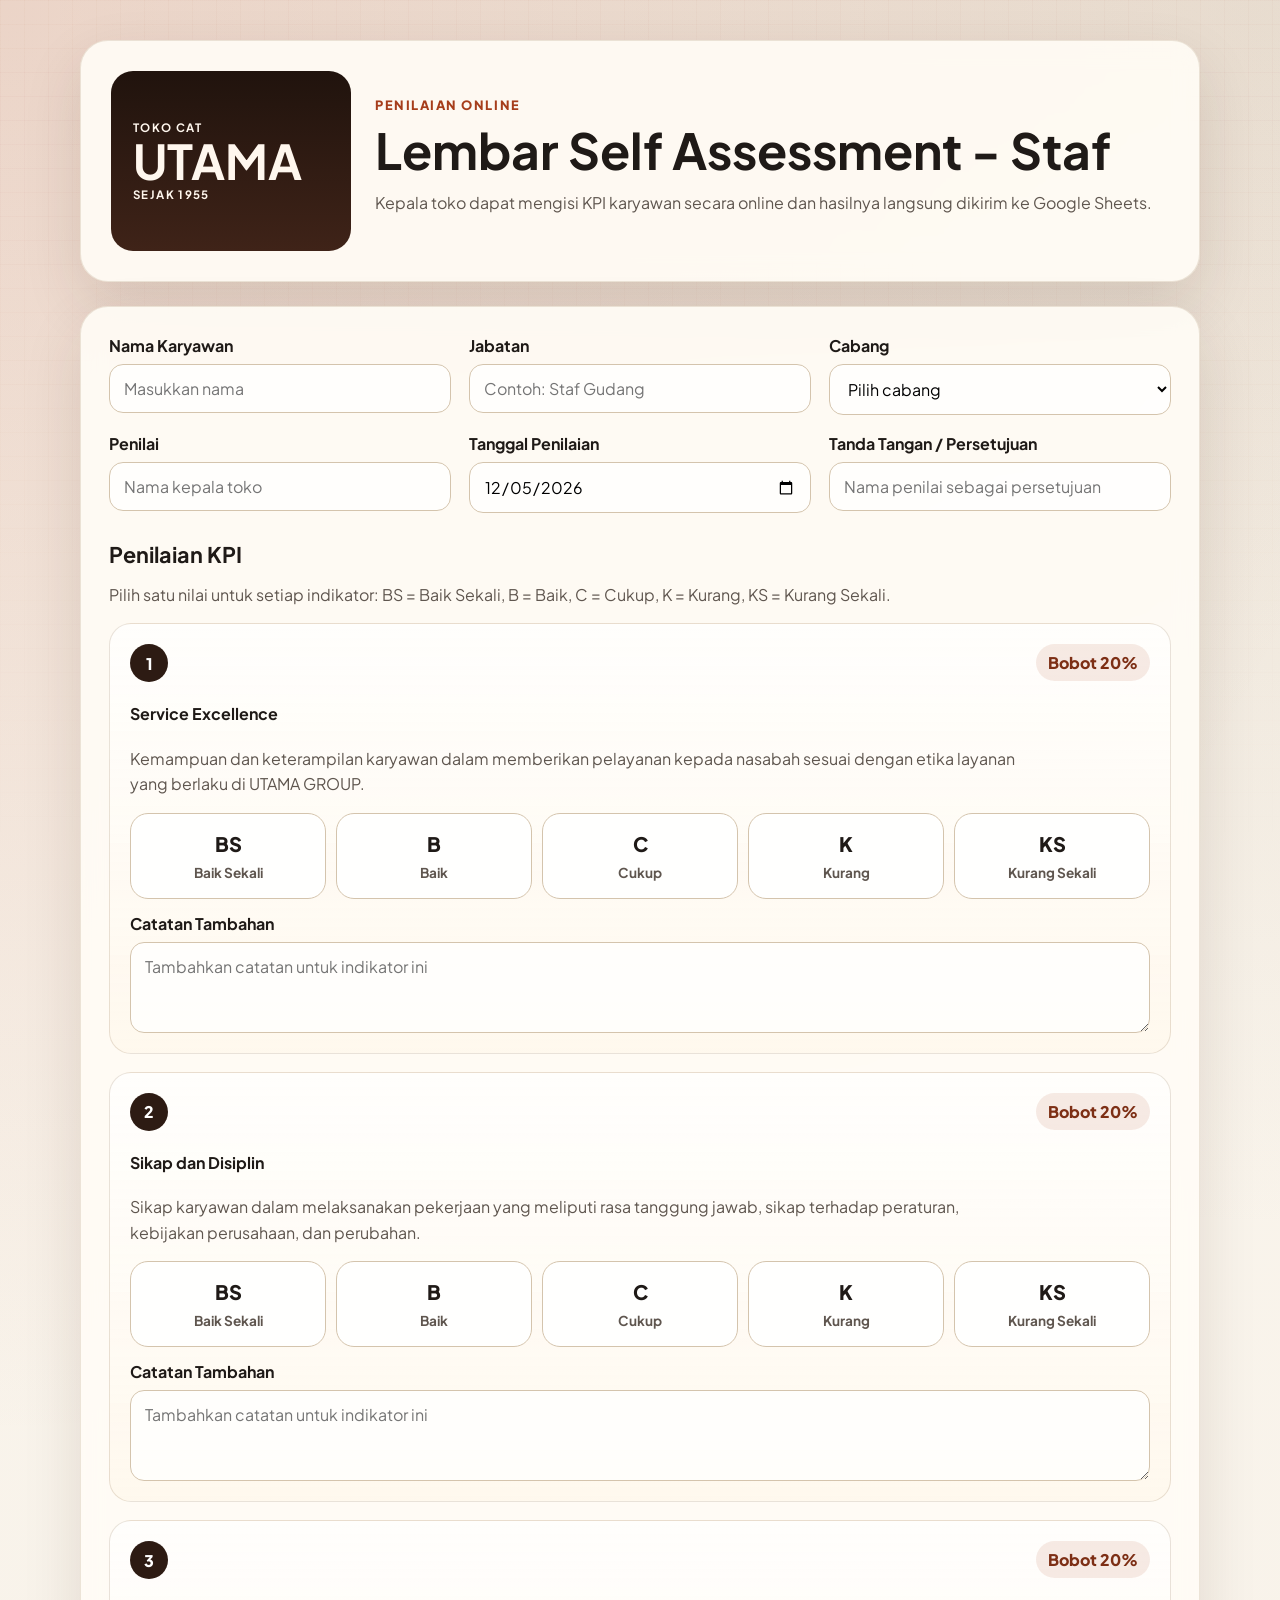
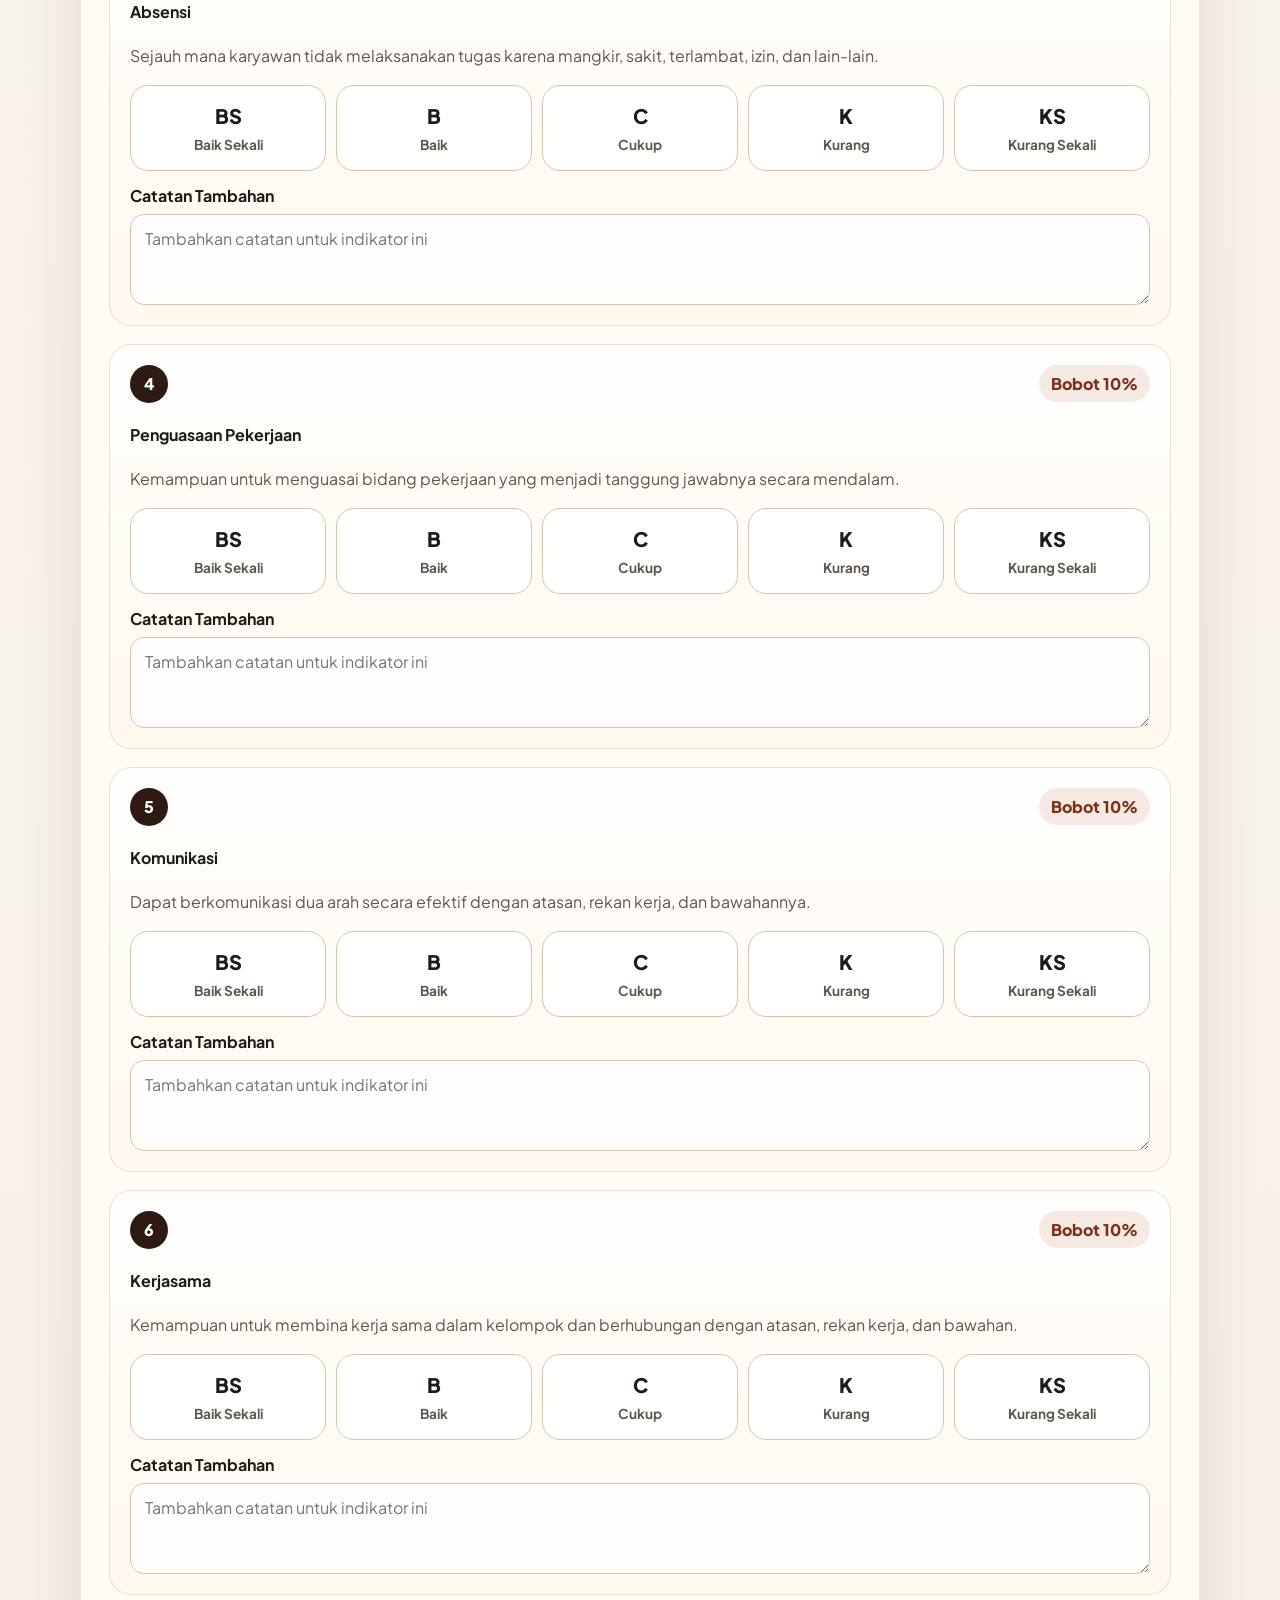
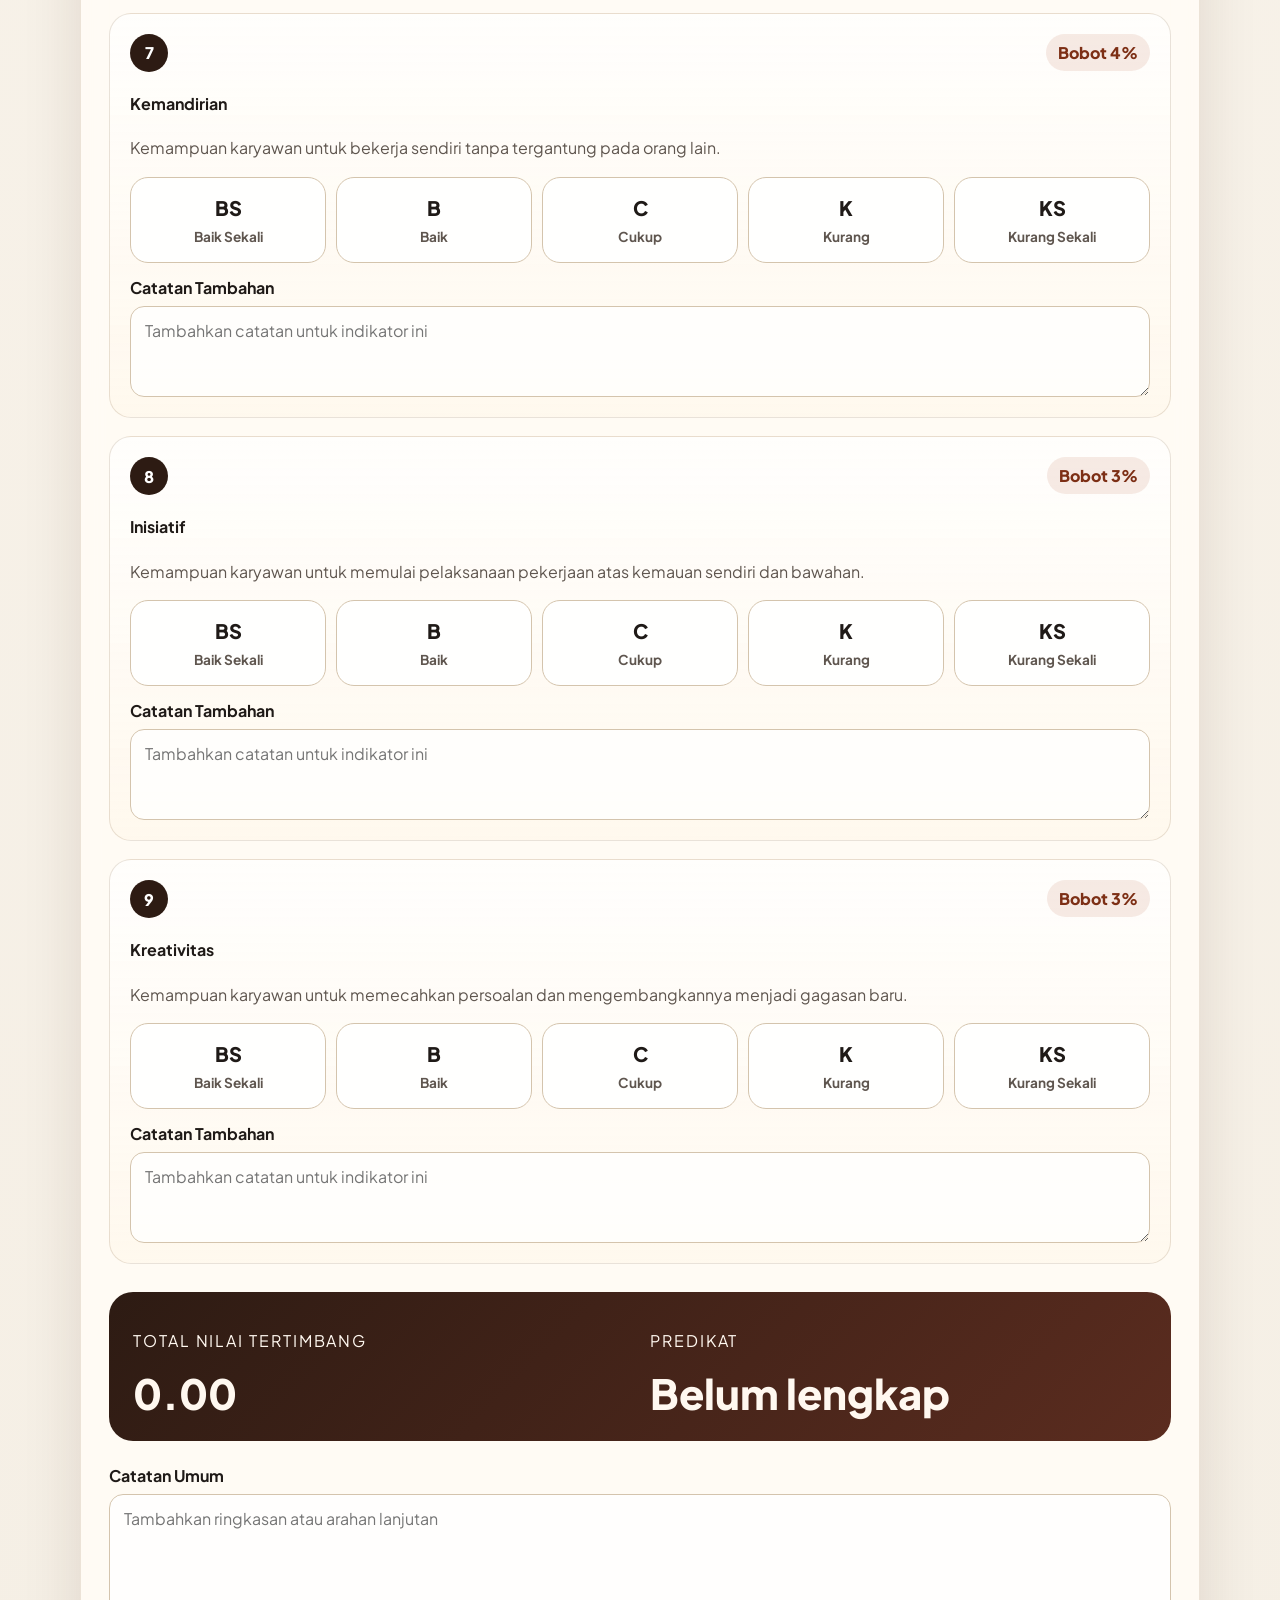
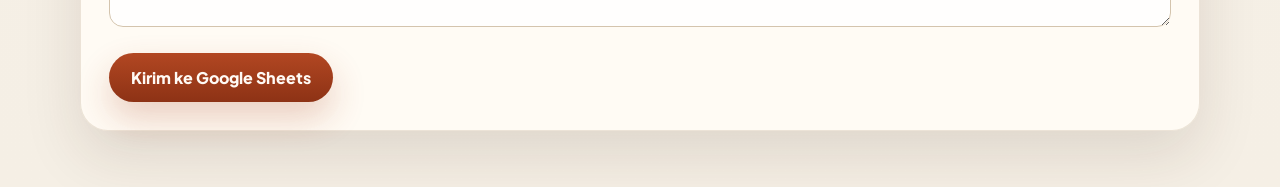
<file: index.html>
<!DOCTYPE html>
<html lang="id">
<head>
  <meta charset="UTF-8">
  <meta name="viewport" content="width=device-width, initial-scale=1.0">
  <title>Form KPI Karyawan</title>
  <link rel="preconnect" href="https://fonts.googleapis.com">
  <link rel="preconnect" href="https://fonts.gstatic.com" crossorigin>
  <link href="https://fonts.googleapis.com/css2?family=Plus+Jakarta+Sans:wght@400;500;600;700;800&display=swap" rel="stylesheet">
  <link rel="stylesheet" href="styles.css">
</head>
<body>
  <main class="page-shell">
    <section class="hero-card">
      <div class="brand-block">
        <p class="brand-kicker">TOKO CAT</p>
        <h1>UTAMA</h1>
        <p class="brand-since">SEJAK 1955</p>
      </div>
      <div class="hero-copy">
        <span class="eyebrow">Penilaian Online</span>
        <h2>Lembar Self Assessment - Staf</h2>
        <p>Kepala toko dapat mengisi KPI karyawan secara online dan hasilnya langsung dikirim ke Google Sheets.</p>
      </div>
    </section>

    <form id="kpiForm" class="form-card">
      <section class="meta-grid">
        <label>
          <span>Nama Karyawan</span>
          <input type="text" name="nama" placeholder="Masukkan nama" required>
        </label>
        <label>
          <span>Jabatan</span>
          <input type="text" name="jabatan" placeholder="Contoh: Staf Gudang" required>
        </label>
        <label>
          <span>Cabang</span>
          <select name="cabang" id="cabangSelect" required></select>
        </label>
        <label>
          <span>Penilai</span>
          <input type="text" name="penilai" placeholder="Nama kepala toko" required>
        </label>
        <label>
          <span>Tanggal Penilaian</span>
          <input type="date" name="tanggal" required>
        </label>
        <label>
          <span>Tanda Tangan / Persetujuan</span>
          <input type="text" name="ttd" placeholder="Nama penilai sebagai persetujuan" required>
        </label>
      </section>

      <section>
        <div class="section-heading">
          <h3>Penilaian KPI</h3>
          <p>Pilih satu nilai untuk setiap indikator: BS = Baik Sekali, B = Baik, C = Cukup, K = Kurang, KS = Kurang Sekali.</p>
        </div>
        <div id="criteriaList" class="criteria-list"></div>
      </section>

      <section class="summary-card">
        <div>
          <p class="summary-label">Total Nilai Tertimbang</p>
          <p id="totalScore" class="summary-score">0.00</p>
        </div>
        <div>
          <p class="summary-label">Predikat</p>
          <p id="gradeLabel" class="summary-grade">Belum lengkap</p>
        </div>
      </section>

      <section class="note-section">
        <label>
          <span>Catatan Umum</span>
          <textarea name="catatan_umum" rows="5" placeholder="Tambahkan ringkasan atau arahan lanjutan"></textarea>
        </label>
      </section>

      <div class="actions">
        <button type="submit" id="submitButton">Kirim ke Google Sheets</button>
        <p id="formStatus" class="form-status" aria-live="polite"></p>
      </div>
    </form>
  </main>

  <script src="script.js"></script>
</body>
</html>
</file>
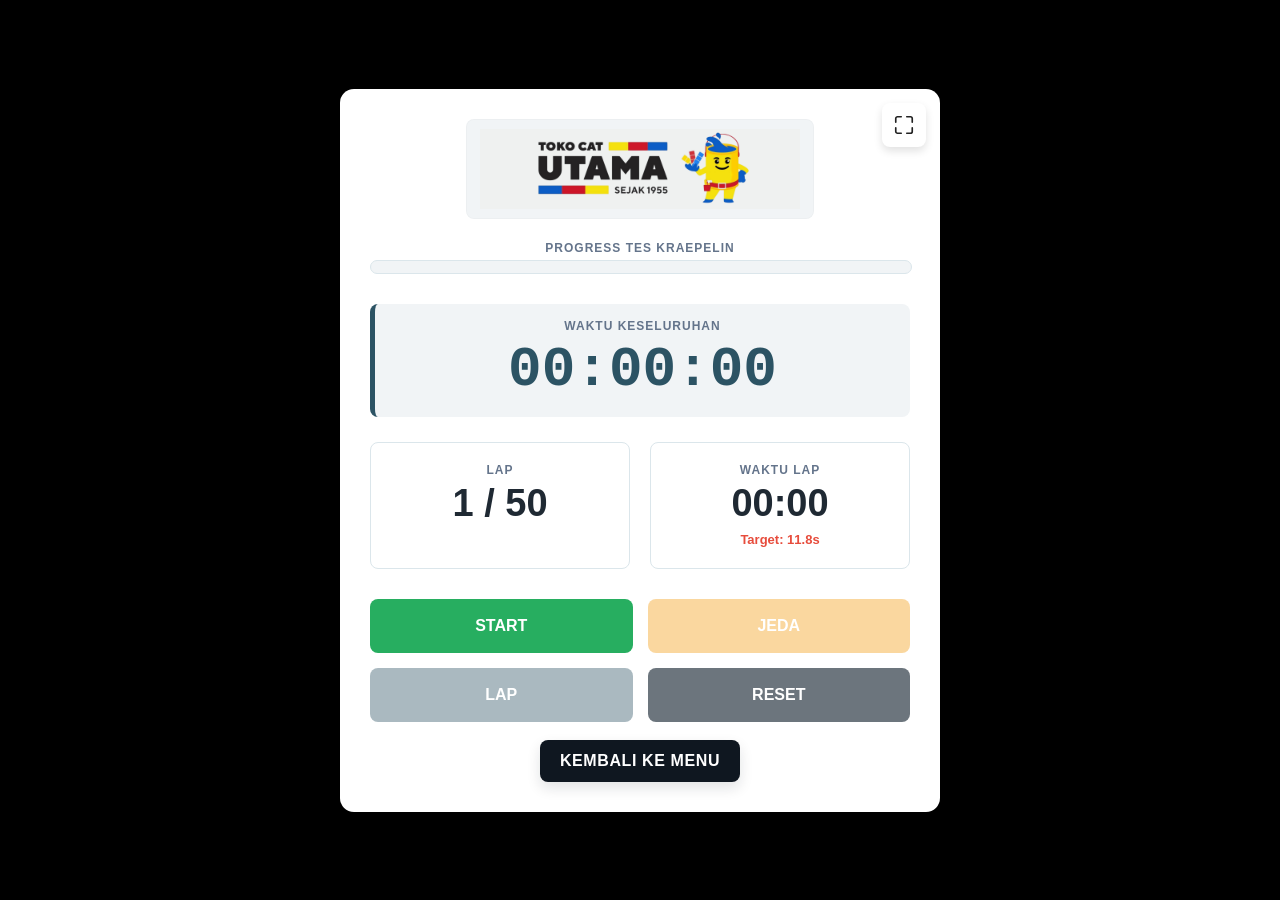
<file: kraeplin (1).html>
<!DOCTYPE html>
<html lang="id">
<head>
    <meta charset="UTF-8" />
    <meta name="viewport" content="width=device-width, initial-scale=1.0, maximum-scale=1.0, user-scalable=no" />
    <title>Sistem Tes Kraepelin - Toko Cat Utama</title>
    <style>
        :root {
            --utama-blue: #2c5364;
            --utama-yellow: #f39c12;
            --utama-red: #e74c3c;
            --bg-color: #000000;
            --card-bg: #ffffff;
            --text-dark: #1f2933;
            --muted: #64748b;
            --line: #dbe6eb;
            --soft-bg: #f1f4f6;
            --success: #27ae60;
            --icon-color: #222;
        }

        /* Page layout */
        body {
            font-family: Arial, Helvetica, sans-serif;
            background: #000000;
            background-repeat: no-repeat;
            background-attachment: fixed;
            background-size: cover;
            color: var(--text-dark);
            margin: 0;
            display: flex;
            justify-content: center;
            align-items: center;
            min-height: 100vh;
            overflow-x: hidden;
            padding: 15px;
            box-sizing: border-box;
        }

        .hr-app-container {
            width: 100%;
            max-width: 600px;
            background: var(--card-bg);
            border-radius: 14px;
            box-shadow: 0 15px 30px rgba(0,0,0,0.3);
            padding: 30px;
            text-align: center;
            position: relative;
            box-sizing: border-box;
            overflow: hidden;
        }

        /* Fullscreen button */
        .fullscreen-btn {
            position: absolute;
            top: 14px;
            right: 14px;
            width: 44px;
            height: 44px;
            border-radius: 8px;
            background: white;
            border: none;
            display: flex;
            align-items: center;
            justify-content: center;
            box-shadow: 0 4px 8px rgba(0,0,0,0.12);
            cursor: pointer;
            transition: transform .12s ease, box-shadow .12s ease;
            padding: 6px;
            color: var(--icon-color); /* currentColor for svg stroke */
        }
        .fullscreen-btn:hover { transform: translateY(-2px); box-shadow: 0 8px 16px rgba(0,0,0,0.16); }
        .fullscreen-btn:active { transform: translateY(0); }

        .fullscreen-btn svg { width: 22px; height: 22px; display: block; }
        .fullscreen-btn svg path {
            fill: none;
            stroke: currentColor;
            stroke-width: 1.8;
            stroke-linecap: round;
            stroke-linejoin: round;
        }

        /* Logo frame */
        .logo-frame {
            background: var(--soft-bg);
            border-radius: 8px;
            padding: 10px 14px;
            display: inline-flex;
            align-items: center;
            justify-content: center;
            margin: 0 auto 22px;
            box-shadow: inset 0 0 0 1px rgba(0,0,0,0.02);
        }
        .logo-header img {
            max-width: 320px;
            width: 100%;
            height: auto;
            display: block;
            object-fit: contain;
        }

        /* Countdown overlay */
        .countdown-overlay {
            position: absolute;
            top: 0;
            left: 0;
            width: 100%;
            height: 100%;
            background: rgba(255,255,255,0.95);
            display: flex;
            flex-direction: column;
            justify-content: center;
            align-items: center;
            z-index: 100;
            opacity: 0;
            pointer-events: none;
            transition: opacity 0.3s ease;
            backdrop-filter: blur(5px);
        }
        .countdown-overlay.active {
            opacity: 1;
            pointer-events: auto;
        }
        .countdown-text {
            font-size: 24px;
            font-weight: 700;
            color: var(--muted);
            margin-bottom: 10px;
            text-transform: uppercase;
            letter-spacing: 1px;
        }
        .countdown-number {
            font-size: 140px;
            font-weight: 900;
            color: var(--utama-blue);
            line-height: 1;
            text-shadow: 2px 5px 15px rgba(44, 83, 100, 0.22);
        }

        /* Components */
        .progress-container {
            width: 100%;
            height: 12px;
            background: var(--soft-bg);
            border-radius: 10px;
            margin-bottom: 30px;
            overflow: hidden;
            border: 1px solid var(--line);
        }
        .progress-fill {
            height: 100%;
            width: 0%;
            background: linear-gradient(90deg, #2c5364, #27ae60);
            transition: width 0.4s ease;
        }

        .total-timer-box {
            background: var(--soft-bg);
            padding: 15px;
            border-radius: 8px;
            border-left: 5px solid var(--utama-blue);
            margin-bottom: 25px;
        }
        .label-sm {
            font-size: 12px;
            font-weight: 700;
            text-transform: uppercase;
            color: var(--muted);
            letter-spacing: 1px;
            margin-bottom: 5px;
            display: block;
        }
        .timer-main {
            font-size: 56px;
            font-weight: 800;
            color: var(--utama-blue);
            font-family: 'Courier New', Courier, monospace;
        }

        .stats-grid {
            display: grid;
            grid-template-columns: 1fr 1fr;
            gap: 20px;
            margin-bottom: 30px;
        }
        .stat-card {
            background: white;
            border: 1px solid var(--line);
            padding: 20px;
            border-radius: 8px;
        }
        .stat-card strong {
            font-size: 38px;
            display: block;
            margin: 5px 0;
            color: var(--text-dark);
        }
        .target-info {
            font-size: 13px;
            color: var(--utama-red);
            font-weight: 600;
        }

        .button-grid {
            display: grid;
            grid-template-columns: 1fr 1fr;
            gap: 15px;
        }
        button {
            padding: 18px;
            font-size: 16px;
            font-weight: 700;
            border: none;
            border-radius: 8px;
            cursor: pointer;
            transition: all 0.2s;
            text-transform: uppercase;
            touch-action: manipulation;
        }
        button:active { transform: translateY(2px); }
        button:disabled { opacity: 0.4; cursor: not-allowed; }

        .btn-start { background: var(--success); color: white; }
        .btn-pause { background: var(--utama-yellow); color: white; }
        .btn-lap { background: var(--utama-blue); color: white; }
        .btn-reset { background: #6c757d; color: white; }

        .flash { animation: flash-animation 0.5s; }
        @keyframes flash-animation {
            0% { background-color: white; }
            50% { background-color: #e8f6ef; }
            100% { background-color: white; }
        }

        .btn-back {
            display: inline-block;
            margin: 18px auto 0;
            padding: 12px 20px;
            background: #0f1720;
            color: #fff;
            border-radius: 8px;
            text-decoration: none;
            font-weight: 700;
            letter-spacing: 0.6px;
            box-shadow: 0 6px 14px rgba(15,23,32,0.12);
        }
        .btn-back:active { transform: translateY(1px); }

        /* Responsive */
        @media (max-width: 500px) {
            .hr-app-container { padding: 20px 15px; border-radius: 15px; }
            .logo-header img { max-width: 220px; }
            .timer-main { font-size: 42px; }
            .stats-grid { gap: 10px; }
            .stat-card { padding: 15px 10px; }
            .stat-card strong { font-size: 26px; }
            button { padding: 15px 10px; font-size: 14px; }
            .label-sm { font-size: 10px; }
            .countdown-text { font-size: 18px; }
            .countdown-number { font-size: 100px; }
            .fullscreen-btn { width: 40px; height: 40px; top: 10px; right: 10px; }
            .logo-frame { padding: 8px 10px; }
        }
    </style>
</head>
<body>

<div class="hr-app-container" id="mainApp">
    <button class="fullscreen-btn" id="btnFullscreenIcon" onclick="toggleFullscreen()" title="Buka Layar Penuh" aria-label="Buka Layar Penuh" aria-pressed="false">
        <svg id="fullscreenIcon" viewBox="0 0 24 24" xmlns="http://www.w3.org/2000/svg" aria-hidden="true" focusable="false">
            <!-- Enter fullscreen (open corners) -->
            <path d="M3 9V5a2 2 0 0 1 2-2h4" />
            <path d="M21 15v4a2 2 0 0 1-2 2h-4" />
            <path d="M9 21H5a2 2 0 0 1-2-2v-4" />
            <path d="M15 3h4a2 2 0 0 1 2 2v4" />
        </svg>
    </button>

    <div class="countdown-overlay" id="countdownOverlay">
        <div class="countdown-text" id="countdownText">Persiapan</div>
        <div class="countdown-number" id="countdownNumber"></div>
    </div>

    <div class="hr-inner">
        <div class="logo-header">
            <div class="logo-frame">
                <img src="Banner Utama.png" alt="Logo Toko Cat Utama" />
            </div>
        </div>

        <div class="label-sm">Progress Tes Kraepelin</div>
        <div class="progress-container">
            <div class="progress-fill" id="progressBar"></div>
        </div>

        <div class="total-timer-box">
            <span class="label-sm">Waktu Keseluruhan</span>
            <div class="timer-main" id="totalTime">00:00:00</div>
        </div>

        <div class="stats-grid">
            <div class="stat-card" id="lapCard">
                <span class="label-sm">Lap</span>
                <strong id="displayLap">1 / 50</strong>
            </div>
            <div class="stat-card" id="timerCard">
                <span class="label-sm">Waktu Lap</span>
                <strong id="displayLapTimer">00:00</strong>
                <span class="target-info" id="displayTarget">Target: 11.8s</span>
            </div>
        </div>

        <div class="button-grid">
            <button class="btn-start" id="btnStart" onclick="startTes()">Start</button>
            <button class="btn-pause" id="btnPause" onclick="pauseTes()" disabled>Jeda</button>
            <button class="btn-lap" id="btnLap" onclick="manualNext()" disabled>Lap</button>
            <button class="btn-reset" id="btnReset" onclick="resetTes()">Reset</button>
        </div>

        <a href="index.html" class="btn-back">KEMBALI KE MENU</a>
    </div>
</div>

<script>
    // --- Kraepelin logic (cleaned, unchanged behavior) ---
    const totalLaps = 50;
    function getDuration(lap) {
        if (lap >= 21 && lap <= 30) return 9800;
        if (lap >= 43 && lap <= 47) return 9800;
        return 11800;
    }

    let timerRef;
    let isRunning = false;
    let isCountingDown = false;
    let startTime, elapsedTime = 0;
    let lapStartTime = 0;
    let currentLap = 1;
    let currentTarget = getDuration(1);
    let indonesianVoice = null;

    function initVoice() {
        const voices = window.speechSynthesis.getVoices();
        indonesianVoice = voices.find(v => v.lang && v.lang.includes('id')) || voices[0] || null;
    }
    speechSynthesis.onvoiceschanged = initVoice;

    function abaAba(pesan) {
        try {
            window.speechSynthesis.cancel();
            const msg = new SpeechSynthesisUtterance(pesan);
            if (indonesianVoice) msg.voice = indonesianVoice;
            msg.pitch = 1.3;
            msg.rate = 1.25;
            window.speechSynthesis.speak(msg);
        } catch (e) {
            // Speech API may be unavailable; fail silently
            console.warn('Speech synthesis error', e);
        }
    }

    function startTes() {
        if (!isRunning && !isCountingDown) {
            if (!indonesianVoice) initVoice();
            if (elapsedTime === 0 && currentLap === 1) {
                mulaiHitunganMundur();
            } else {
                jalankanTimer();
            }
        }
    }

    function mulaiHitunganMundur() {
        isCountingDown = true;
        toggleButtons(true);

        const overlay = document.getElementById('countdownOverlay');
        const textEl = document.getElementById('countdownText');
        const numEl = document.getElementById('countdownNumber');

        overlay.classList.add('active');
        textEl.innerText = "Persiapkan diri Anda";
        numEl.innerText = "";

        abaAba("Persiapkan diri Anda");

        setTimeout(() => {
            let hitung = 3;
            textEl.innerText = "";
            const intervalHitung = setInterval(() => {
                if (hitung > 0) {
                    numEl.innerText = hitung;
                    abaAba(String(hitung));
                    hitung--;
                } else {
                    clearInterval(intervalHitung);
                    numEl.style.fontSize = window.innerWidth <= 500 ? "60px" : "80px";
                    numEl.innerText = "MULAI!";
                    abaAba("Mulai");
                    setTimeout(() => {
                        overlay.classList.remove('active');
                        isCountingDown = false;
                        numEl.style.fontSize = "";
                        jalankanTimer();
                    }, 800);
                }
            }, 1000);
        }, 2000);
    }

    function jalankanTimer() {
        isRunning = true;
        startTime = Date.now() - elapsedTime;
        timerRef = setInterval(tick, 10);
        toggleButtons(true);
    }

    function pauseTes() {
        if (isCountingDown) return;
        isRunning = false;
        clearInterval(timerRef);
        elapsedTime = Date.now() - startTime;
        toggleButtons(false);
    }

    function tick() {
        const now = Date.now();
        const totalMs = now - startTime;
        const lapMs = totalMs - lapStartTime;

        document.getElementById('totalTime').innerText = formatTime(totalMs);
        document.getElementById('displayLapTimer').innerText = formatTimeSimple(lapMs);

        if (lapMs >= currentTarget) {
            nextLap(totalMs);
        }
    }

    function nextLap(currentTime) {
        if (currentLap >= totalLaps) {
            finishTes();
            return;
        }

        currentLap++;
        lapStartTime = currentTime;
        currentTarget = getDuration(currentLap);

        document.getElementById('displayLap').innerText = `${currentLap} / ${totalLaps}`;
        document.getElementById('displayTarget').innerText = `Target: ${(currentTarget/1000).toFixed(1)}s`;

        const progress = (currentLap / totalLaps) * 100;
        document.getElementById('progressBar').style.width = progress + "%";

        const lapCard = document.getElementById('lapCard');
        lapCard.classList.add('flash');
        setTimeout(() => lapCard.classList.remove('flash'), 500);

        abaAba("Berikutnya");
    }

    function manualNext() {
        if (isRunning && !isCountingDown) nextLap(Date.now() - startTime);
    }

    function finishTes() {
        isRunning = false;
        clearInterval(timerRef);
        abaAba("Selesai, mohon untuk berhenti");
        toggleButtons(false);
        document.getElementById('btnStart').disabled = true;
    }

    function resetTes() {
        location.reload();
    }

    function formatTime(ms) {
        const d = new Date(ms);
        const m = String(d.getUTCMinutes()).padStart(2, '0');
        const s = String(d.getUTCSeconds()).padStart(2, '0');
        const ms_val = String(Math.floor(d.getUTCMilliseconds() / 10)).padStart(2, '0');
        return `${m}:${s}:${ms_val}`;
    }

    function formatTimeSimple(ms) {
        const d = new Date(ms);
        const s = String(d.getUTCSeconds()).padStart(2, '0');
        const ms_val = String(Math.floor(d.getUTCMilliseconds() / 10)).padStart(2, '0');
        return `${s}:${ms_val}`;
    }

    function toggleButtons(running) {
        document.getElementById('btnStart').disabled = running;
        document.getElementById('btnPause').disabled = !running;
        document.getElementById('btnLap').disabled = !running;
    }

    // --- Fullscreen helpers: toggling and updating icon ---
    function toggleFullscreen() {
        const elem = document.documentElement;
        if (!document.fullscreenElement) {
            if (elem.requestFullscreen) elem.requestFullscreen();
            else if (elem.webkitRequestFullscreen) elem.webkitRequestFullscreen();
            else if (elem.msRequestFullscreen) elem.msRequestFullscreen();
        } else {
            if (document.exitFullscreen) document.exitFullscreen();
            else if (document.webkitExitFullscreen) document.webkitExitFullscreen();
            else if (document.msExitFullscreen) document.msExitFullscreen();
        }
    }

    function updateFullscreenIcon() {
        const svg = document.getElementById('fullscreenIcon');
        const btn = document.getElementById('btnFullscreenIcon');
        const inFullscreen = !!document.fullscreenElement;
        btn.setAttribute('aria-pressed', String(inFullscreen));
        if (inFullscreen) {
            // Exit fullscreen icon (two opposing corners)
            svg.innerHTML = `
                <path d="M9 3H5a2 2 0 0 0-2 2v4"/>
                <path d="M21 15v4a2 2 0 0 1-2 2h-4"/>
                <path d="M15 21h4a2 2 0 0 0 2-2v-4"/>
                <path d="M3 9V5a2 2 0 0 1 2-2h4"/>
            `;
        } else {
            // Enter fullscreen icon (open corners)
            svg.innerHTML = `
                <path d="M3 9V5a2 2 0 0 1 2-2h4"/>
                <path d="M21 15v4a2 2 0 0 1-2 2h-4"/>
                <path d="M9 21H5a2 2 0 0 1-2-2v-4"/>
                <path d="M15 3h4a2 2 0 0 1 2 2v4"/>
            `;
        }
    }
    document.addEventListener('fullscreenchange', updateFullscreenIcon);
    // initial icon state
    updateFullscreenIcon();

    // Keyboard shortcuts
    document.addEventListener('keydown', (e) => {
        if (e.code === 'Space') {
            e.preventDefault();
            if (isRunning) pauseTes();
            else startTes();
        }
        if (e.code === 'KeyL') manualNext();
    });
</script>
</body>
</html>
</file>
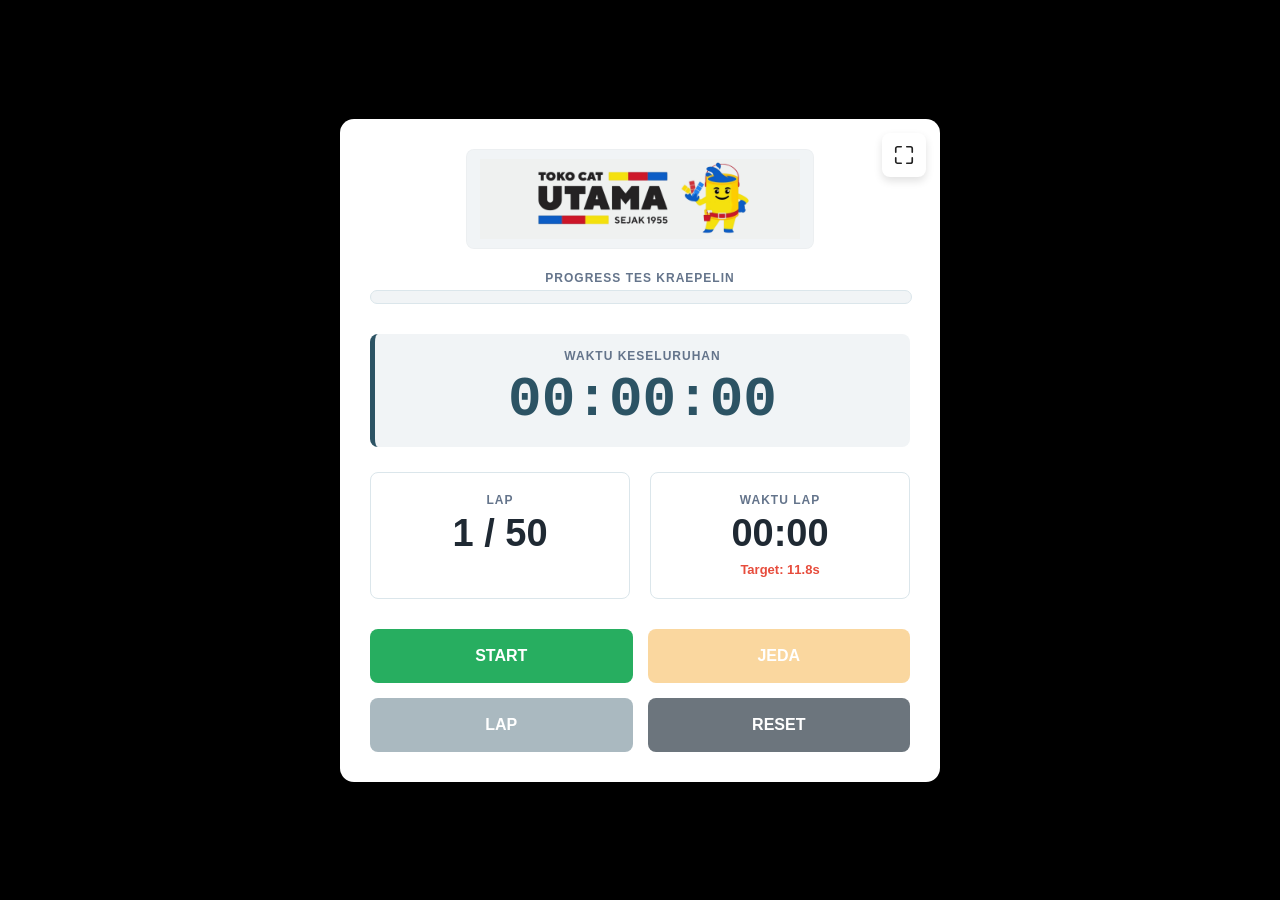
<file: kraeplin.html>
<!DOCTYPE html>
<html lang="id">
<head>
    <meta charset="UTF-8" />
    <meta name="viewport" content="width=device-width, initial-scale=1.0, maximum-scale=1.0, user-scalable=no" />
    <title>Sistem Tes Kraepelin - Toko Cat Utama</title>
    <style>
        :root {
            --utama-blue: #2c5364;
            --utama-yellow: #f39c12;
            --utama-red: #e74c3c;
            --bg-color: #000000;
            --card-bg: #ffffff;
            --text-dark: #1f2933;
            --muted: #64748b;
            --line: #dbe6eb;
            --soft-bg: #f1f4f6;
            --success: #27ae60;
            --icon-color: #222;
        }

        /* Page layout */
        body {
            font-family: Arial, Helvetica, sans-serif;
            background: #000000;
            background-repeat: no-repeat;
            background-attachment: fixed;
            background-size: cover;
            color: var(--text-dark);
            margin: 0;
            display: flex;
            justify-content: center;
            align-items: center;
            min-height: 100vh;
            overflow-x: hidden;
            padding: 15px;
            box-sizing: border-box;
        }

        .hr-app-container {
            width: 100%;
            max-width: 600px;
            background: var(--card-bg);
            border-radius: 14px;
            box-shadow: 0 15px 30px rgba(0,0,0,0.3);
            padding: 30px;
            text-align: center;
            position: relative;
            box-sizing: border-box;
            overflow: hidden;
        }

        /* Fullscreen button */
        .fullscreen-btn {
            position: absolute;
            top: 14px;
            right: 14px;
            width: 44px;
            height: 44px;
            border-radius: 8px;
            background: white;
            border: none;
            display: flex;
            align-items: center;
            justify-content: center;
            box-shadow: 0 4px 8px rgba(0,0,0,0.12);
            cursor: pointer;
            transition: transform .12s ease, box-shadow .12s ease;
            padding: 6px;
            color: var(--icon-color);
        }
        .fullscreen-btn:hover { transform: translateY(-2px); box-shadow: 0 8px 16px rgba(0,0,0,0.16); }
        .fullscreen-btn:active { transform: translateY(0); }

        .fullscreen-btn svg { width: 22px; height: 22px; display: block; }
        .fullscreen-btn svg path {
            fill: none;
            stroke: currentColor;
            stroke-width: 1.8;
            stroke-linecap: round;
            stroke-linejoin: round;
        }

        /* Logo frame */
        .logo-frame {
            background: var(--soft-bg);
            border-radius: 8px;
            padding: 10px 14px;
            display: inline-flex;
            align-items: center;
            justify-content: center;
            margin: 0 auto 22px;
            box-shadow: inset 0 0 0 1px rgba(0,0,0,0.02);
        }
        .logo-header img {
            max-width: 320px;
            width: 100%;
            height: auto;
            display: block;
            object-fit: contain;
        }

        /* Countdown overlay */
        .countdown-overlay {
            position: absolute;
            top: 0;
            left: 0;
            width: 100%;
            height: 100%;
            background: rgba(255,255,255,0.95);
            display: flex;
            flex-direction: column;
            justify-content: center;
            align-items: center;
            z-index: 100;
            opacity: 0;
            pointer-events: none;
            transition: opacity 0.3s ease;
            backdrop-filter: blur(5px);
        }
        .countdown-overlay.active {
            opacity: 1;
            pointer-events: auto;
        }
        .countdown-text {
            font-size: 24px;
            font-weight: 700;
            color: var(--muted);
            margin-bottom: 10px;
            text-transform: uppercase;
            letter-spacing: 1px;
        }
        .countdown-number {
            font-size: 140px;
            font-weight: 900;
            color: var(--utama-blue);
            line-height: 1;
            text-shadow: 2px 5px 15px rgba(44, 83, 100, 0.22);
        }

        /* Components */
        .progress-container {
            width: 100%;
            height: 12px;
            background: var(--soft-bg);
            border-radius: 10px;
            margin-bottom: 30px;
            overflow: hidden;
            border: 1px solid var(--line);
        }
        .progress-fill {
            height: 100%;
            width: 0%;
            background: linear-gradient(90deg, #2c5364, #27ae60);
            transition: width 0.4s ease;
        }

        .total-timer-box {
            background: var(--soft-bg);
            padding: 15px;
            border-radius: 8px;
            border-left: 5px solid var(--utama-blue);
            margin-bottom: 25px;
        }
        .label-sm {
            font-size: 12px;
            font-weight: 700;
            text-transform: uppercase;
            color: var(--muted);
            letter-spacing: 1px;
            margin-bottom: 5px;
            display: block;
        }
        .timer-main {
            font-size: 56px;
            font-weight: 800;
            color: var(--utama-blue);
            font-family: 'Courier New', Courier, monospace;
        }

        .stats-grid {
            display: grid;
            grid-template-columns: 1fr 1fr;
            gap: 20px;
            margin-bottom: 30px;
        }
        .stat-card {
            background: white;
            border: 1px solid var(--line);
            padding: 20px;
            border-radius: 8px;
        }
        .stat-card strong {
            font-size: 38px;
            display: block;
            margin: 5px 0;
            color: var(--text-dark);
        }
        .target-info {
            font-size: 13px;
            color: var(--utama-red);
            font-weight: 600;
        }

        .button-grid {
            display: grid;
            grid-template-columns: 1fr 1fr;
            gap: 15px;
        }
        button {
            padding: 18px;
            font-size: 16px;
            font-weight: 700;
            border: none;
            border-radius: 8px;
            cursor: pointer;
            transition: all 0.2s;
            text-transform: uppercase;
            touch-action: manipulation;
        }
        button:active { transform: translateY(2px); }
        button:disabled { opacity: 0.4; cursor: not-allowed; }

        .btn-start { background: var(--success); color: white; }
        .btn-pause { background: var(--utama-yellow); color: white; }
        .btn-lap { background: var(--utama-blue); color: white; }
        .btn-reset { background: #6c757d; color: white; }

        .flash { animation: flash-animation 0.5s; }
        @keyframes flash-animation {
            0% { background-color: white; }
            50% { background-color: #e8f6ef; }
            100% { background-color: white; }
        }

        /* Responsive */
        @media (max-width: 500px) {
            .hr-app-container { padding: 20px 15px; border-radius: 15px; }
            .logo-header img { max-width: 220px; }
            .timer-main { font-size: 42px; }
            .stats-grid { gap: 10px; }
            .stat-card { padding: 15px 10px; }
            .stat-card strong { font-size: 26px; }
            button { padding: 15px 10px; font-size: 14px; }
            .label-sm { font-size: 10px; }
            .countdown-text { font-size: 18px; }
            .countdown-number { font-size: 100px; }
            .fullscreen-btn { width: 40px; height: 40px; top: 10px; right: 10px; }
            .logo-frame { padding: 8px 10px; }
        }
    </style>
</head>
<body>

<div class="hr-app-container" id="mainApp">
    <button class="fullscreen-btn" id="btnFullscreenIcon" onclick="toggleFullscreen()" title="Buka Layar Penuh" aria-label="Buka Layar Penuh" aria-pressed="false">
        <svg id="fullscreenIcon" viewBox="0 0 24 24" xmlns="http://www.w3.org/2000/svg" aria-hidden="true" focusable="false">
            <path d="M3 9V5a2 2 0 0 1 2-2h4" />
            <path d="M21 15v4a2 2 0 0 1-2 2h-4" />
            <path d="M9 21H5a2 2 0 0 1-2-2v-4" />
            <path d="M15 3h4a2 2 0 0 1 2 2v4" />
        </svg>
    </button>

    <div class="countdown-overlay" id="countdownOverlay">
        <div class="countdown-text" id="countdownText">Persiapan</div>
        <div class="countdown-number" id="countdownNumber"></div>
    </div>

    <div class="hr-inner">
        <div class="logo-header">
            <div class="logo-frame">
                <img src="Banner Utama.png" alt="Logo Toko Cat Utama" />
            </div>
        </div>

        <div class="label-sm">Progress Tes Kraepelin</div>
        <div class="progress-container">
            <div class="progress-fill" id="progressBar"></div>
        </div>

        <div class="total-timer-box">
            <span class="label-sm">Waktu Keseluruhan</span>
            <div class="timer-main" id="totalTime">00:00:00</div>
        </div>

        <div class="stats-grid">
            <div class="stat-card" id="lapCard">
                <span class="label-sm">Lap</span>
                <strong id="displayLap">1 / 50</strong>
            </div>
            <div class="stat-card" id="timerCard">
                <span class="label-sm">Waktu Lap</span>
                <strong id="displayLapTimer">00:00</strong>
                <span class="target-info" id="displayTarget">Target: 11.8s</span>
            </div>
        </div>

        <div class="button-grid">
            <button class="btn-start" id="btnStart" onclick="startTes()">Start</button>
            <button class="btn-pause" id="btnPause" onclick="pauseTes()" disabled>Jeda</button>
            <button class="btn-lap" id="btnLap" onclick="manualNext()" disabled>Lap</button>
            <button class="btn-reset" id="btnReset" onclick="resetTes()">Reset</button>
        </div>
    </div>
</div>

<script>
    // --- DAFTAR FILE AUDIO MP3 ---
    const audioFiles = {
        'persiapan': new Audio('persiapan.mp3'),
        '3': new Audio('tiga.mp3'),
        '2': new Audio('dua.mp3'),
        '1': new Audio('satu.mp3'),
        'mulai': new Audio('mulai.mp3'),
        'pindah': new Audio('pindah.mp3'),
        'selesai': new Audio('selesai.mp3')
    };

    function abaAba(key) {
        if (audioFiles[key]) {
            audioFiles[key].currentTime = 0; // Reset ke posisi awal jika diputar berulang
            audioFiles[key].play().catch(e => {
                console.warn('Gagal memutar file audio:', key, e);
            });
        }
    }

    // --- Kraepelin logic (TIMING ASLI ASAL/ASLI DARI FILE DUA) ---
    const totalLaps = 50;
    function getDuration(lap) {
        if (lap >= 21 && lap <= 30) return 9800;
        if (lap >= 43 && lap <= 47) return 9800;
        return 11800;
    }

    let timerRef;
    let isRunning = false;
    let isCountingDown = false;
    let startTime, elapsedTime = 0;
    let lapStartTime = 0;
    let currentLap = 1;
    let currentTarget = getDuration(1);

    function startTes() {
        if (!isRunning && !isCountingDown) {
            if (elapsedTime === 0 && currentLap === 1) {
                mulaiHitunganMundur();
            } else {
                jalankanTimer();
            }
        }
    }

    function mulaiHitunganMundur() {
        isCountingDown = true;
        toggleButtons(true);

        const overlay = document.getElementById('countdownOverlay');
        const textEl = document.getElementById('countdownText');
        const numEl = document.getElementById('countdownNumber');

        overlay.classList.add('active');
        textEl.innerText = "Persiapkan diri Anda";
        numEl.innerText = "";

        abaAba("persiapan");

        setTimeout(() => {
            let hitung = 3;
            textEl.innerText = "";
            const intervalHitung = setInterval(() => {
                if (hitung > 0) {
                    numEl.innerText = hitung;
                    abaAba(String(hitung));
                    hitung--;
                } else {
                    clearInterval(intervalHitung);
                    numEl.style.fontSize = window.innerWidth <= 500 ? "60px" : "80px";
                    numEl.innerText = "MULAI!";
                    abaAba("mulai");
                    setTimeout(() => {
                        overlay.classList.remove('active');
                        isCountingDown = false;
                        numEl.style.fontSize = "";
                        jalankanTimer();
                    }, 800);
                }
            }, 1000);
        }, 2000);
    }

    function jalankanTimer() {
        isRunning = true;
        startTime = Date.now() - elapsedTime;
        timerRef = setInterval(tick, 10);
        toggleButtons(true);
    }

    function pauseTes() {
        if (isCountingDown) return;
        isRunning = false;
        clearInterval(timerRef);
        elapsedTime = Date.now() - startTime;
        toggleButtons(false);
    }

    function tick() {
        const now = Date.now();
        const totalMs = now - startTime;
        const lapMs = totalMs - lapStartTime;

        document.getElementById('totalTime').innerText = formatTime(totalMs);
        document.getElementById('displayLapTimer').innerText = formatTimeSimple(lapMs);

        if (lapMs >= currentTarget) {
            nextLap(totalMs);
        }
    }

    function nextLap(currentTime) {
        if (currentLap >= totalLaps) {
            finishTes();
            return;
        }

        currentLap++;
        lapStartTime = currentTime;
        currentTarget = getDuration(currentLap);

        document.getElementById('displayLap').innerText = `${currentLap} / ${totalLaps}`;
        document.getElementById('displayTarget').innerText = `Target: ${(currentTarget/1000).toFixed(1)}s`;

        const progress = (currentLap / totalLaps) * 100;
        document.getElementById('progressBar').style.width = progress + "%";

        const lapCard = document.getElementById('lapCard');
        lapCard.classList.add('flash');
        setTimeout(() => lapCard.classList.remove('flash'), 500);

        abaAba("pindah");
    }

    function manualNext() {
        if (isRunning && !isCountingDown) nextLap(Date.now() - startTime);
    }

    function finishTes() {
        isRunning = false;
        clearInterval(timerRef);
        abaAba("selesai");
        toggleButtons(false);
        document.getElementById('btnStart').disabled = true;
    }

    function resetTes() {
        location.reload();
    }

    function formatTime(ms) {
        const d = new Date(ms);
        const m = String(d.getUTCMinutes()).padStart(2, '0');
        const s = String(d.getUTCSeconds()).padStart(2, '0');
        const ms_val = String(Math.floor(d.getUTCMilliseconds() / 10)).padStart(2, '0');
        return `${m}:${s}:${ms_val}`;
    }

    function formatTimeSimple(ms) {
        const d = new Date(ms);
        const s = String(d.getUTCSeconds()).padStart(2, '0');
        const ms_val = String(Math.floor(d.getUTCMilliseconds() / 10)).padStart(2, '0');
        return `${s}:${ms_val}`;
    }

    function toggleButtons(running) {
        document.getElementById('btnStart').disabled = running;
        document.getElementById('btnPause').disabled = !running;
        document.getElementById('btnLap').disabled = !running;
    }

    // --- Fullscreen helpers ---
    function toggleFullscreen() {
        const elem = document.documentElement;
        if (!document.fullscreenElement) {
            if (elem.requestFullscreen) elem.requestFullscreen();
            else if (elem.webkitRequestFullscreen) elem.webkitRequestFullscreen();
            else if (elem.msRequestFullscreen) elem.msRequestFullscreen();
        } else {
            if (document.exitFullscreen) document.exitFullscreen();
            else if (document.webkitExitFullscreen) document.webkitExitFullscreen();
            else if (document.msExitFullscreen) document.msExitFullscreen();
        }
    }

    function updateFullscreenIcon() {
        const svg = document.getElementById('fullscreenIcon');
        const btn = document.getElementById('btnFullscreenIcon');
        const inFullscreen = !!document.fullscreenElement;
        btn.setAttribute('aria-pressed', String(inFullscreen));
        if (inFullscreen) {
            svg.innerHTML = `
                <path d="M9 3H5a2 2 0 0 0-2 2v4"/>
                <path d="M21 15v4a2 2 0 0 1-2 2h-4"/>
                <path d="M15 21h4a2 2 0 0 0 2-2v-4"/>
                <path d="M3 9V5a2 2 0 0 1 2-2h4"/>
            `;
        } else {
            svg.innerHTML = `
                <path d="M3 9V5a2 2 0 0 1 2-2h4"/>
                <path d="M21 15v4a2 2 0 0 1-2 2h-4"/>
                <path d="M9 21H5a2 2 0 0 1-2-2v-4"/>
                <path d="M15 3h4a2 2 0 0 1 2 2v4"/>
            `;
        }
    }
    document.addEventListener('fullscreenchange', updateFullscreenIcon);
    updateFullscreenIcon();

    // Keyboard shortcuts
    document.addEventListener('keydown', (e) => {
        if (e.code === 'Space') {
            e.preventDefault();
            if (isRunning) pauseTes();
            else startTes();
        }
        if (e.code === 'KeyL') manualNext();
    });
</script>
</body>
</html>
</file>
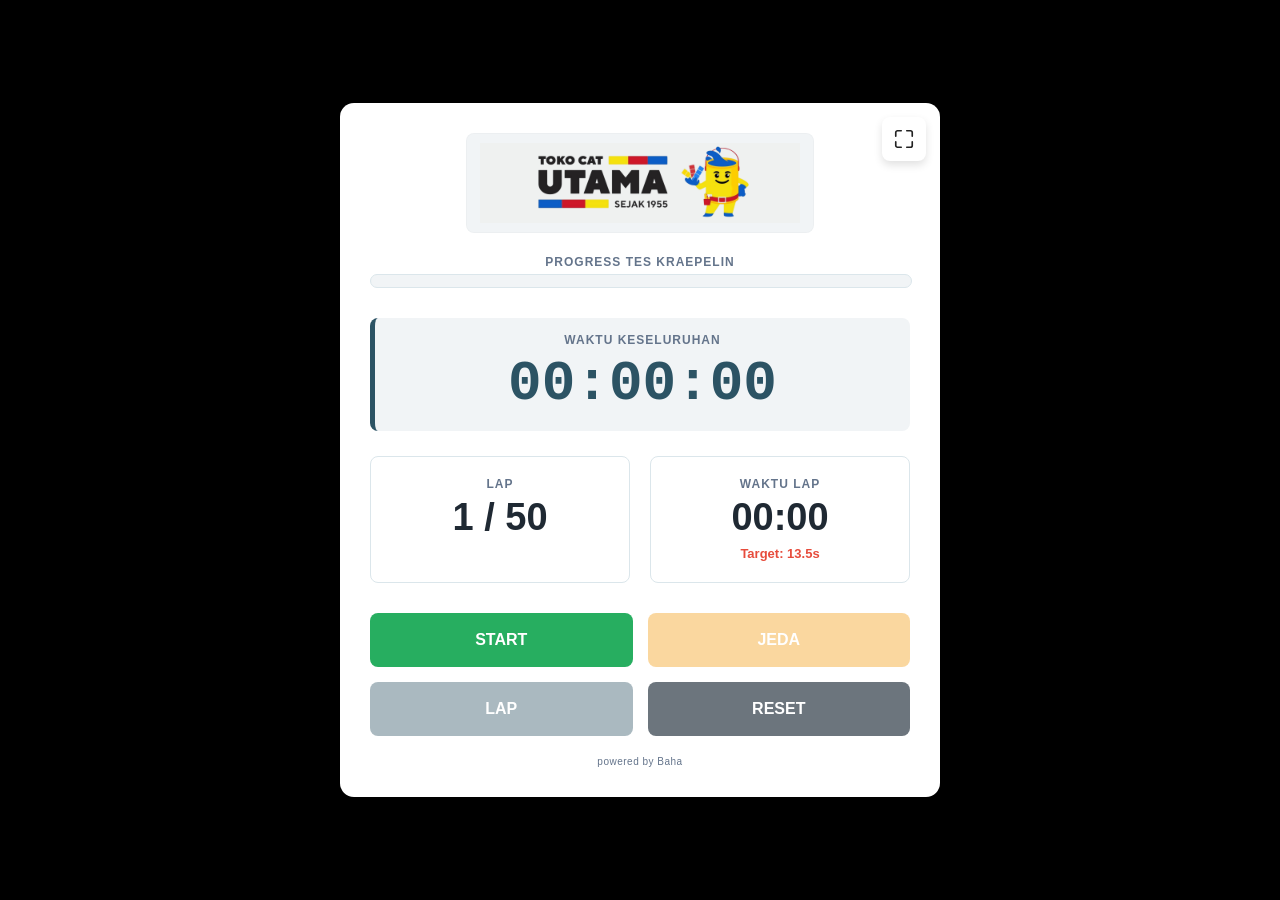
<file: kraeplinv2.html>
<!DOCTYPE html>
<html lang="id">
<head>
    <meta charset="UTF-8" />
    <link rel="manifest" href="manifest.json">
    <meta name="theme-color" content="#2c5364">
    <!-- Dukungan PWA khusus untuk iOS -->
    <meta name="apple-mobile-web-app-capable" content="yes">
    <meta name="apple-mobile-web-app-status-bar-style" content="black-translucent">
    <meta name="apple-mobile-web-app-title" content="Tes Kraepelin">
    <link rel="apple-touch-icon" href="logoku.png">
    <meta name="viewport" content="width=device-width, initial-scale=1.0, maximum-scale=1.0, user-scalable=no" />
    <title>Sistem Tes Kraepelin - Toko Cat Utama</title>
    <style>
        :root {
            --utama-blue: #2c5364;
            --utama-yellow: #f39c12;
            --utama-red: #e74c3c;
            --bg-color: #000000;
            --card-bg: #ffffff;
            --text-dark: #1f2933;
            --muted: #64748b;
            --line: #dbe6eb;
            --soft-bg: #f1f4f6;
            --success: #27ae60;
            --icon-color: #222;
        }

        /* Page layout */
        body {
            font-family: Arial, Helvetica, sans-serif;
            background: #000000;
            background-repeat: no-repeat;
            background-attachment: fixed;
            background-size: cover;
            color: var(--text-dark);
            margin: 0;
            display: flex;
            justify-content: center;
            align-items: center;
            height: 100dvh; /* Diubah agar tinggi selalu pas dengan layar yang terlihat di HP */
            overflow: hidden; /* Mengunci konten agar tidak bisa digulir sama sekali */
            overscroll-behavior: none; /* Mencegah efek membal (bouncing/pull-to-refresh) di browser HP */
            padding: 15px;
            box-sizing: border-box;
        }

        .hr-app-container {
            width: 100%;
            max-width: 600px;
            background: var(--card-bg);
            border-radius: 14px;
            box-shadow: 0 15px 30px rgba(0,0,0,0.3);
            padding: 30px;
            text-align: center;
            position: relative;
            box-sizing: border-box;
            overflow: hidden;
        }

        /* Fullscreen button */
        .fullscreen-btn {
            position: absolute;
            top: 14px;
            right: 14px;
            width: 44px;
            height: 44px;
            border-radius: 8px;
            background: white;
            border: none;
            display: flex;
            align-items: center;
            justify-content: center;
            box-shadow: 0 4px 8px rgba(0,0,0,0.12);
            cursor: pointer;
            transition: transform .12s ease, box-shadow .12s ease;
            padding: 6px;
            color: var(--icon-color);
        }
        .fullscreen-btn:hover { transform: translateY(-2px); box-shadow: 0 8px 16px rgba(0,0,0,0.16); }
        .fullscreen-btn:active { transform: translateY(0); }

        .fullscreen-btn svg { width: 22px; height: 22px; display: block; }
        .fullscreen-btn svg path {
            fill: none;
            stroke: currentColor;
            stroke-width: 1.8;
            stroke-linecap: round;
            stroke-linejoin: round;
        }

        /* Logo frame */
        .logo-frame {
            background: var(--soft-bg);
            border-radius: 8px;
            padding: 10px 14px;
            display: inline-flex;
            align-items: center;
            justify-content: center;
            margin: 0 auto 22px;
            box-shadow: inset 0 0 0 1px rgba(0,0,0,0.02);
        }
        .logo-header img {
            max-width: 320px;
            width: 100%;
            height: auto;
            display: block;
            object-fit: contain;
        }

        /* Countdown overlay */
        .countdown-overlay {
            position: absolute;
            top: 0;
            left: 0;
            width: 100%;
            height: 100%;
            background: rgba(255,255,255,0.95);
            display: flex;
            flex-direction: column;
            justify-content: center;
            align-items: center;
            z-index: 100;
            opacity: 0;
            pointer-events: none;
            transition: opacity 0.3s ease;
            backdrop-filter: blur(5px);
        }
        .countdown-overlay.active {
            opacity: 1;
            pointer-events: auto;
        }
        .countdown-text {
            font-size: 24px;
            font-weight: 700;
            color: var(--muted);
            margin-bottom: 10px;
            text-transform: uppercase;
            letter-spacing: 1px;
        }
        .countdown-number {
            font-size: 140px;
            font-weight: 900;
            color: var(--utama-blue);
            line-height: 1;
            text-shadow: 2px 5px 15px rgba(44, 83, 100, 0.22);
        }

        /* Components */
        .progress-container {
            width: 100%;
            height: 12px;
            background: var(--soft-bg);
            border-radius: 10px;
            margin-bottom: 30px;
            overflow: hidden;
            border: 1px solid var(--line);
        }
        .progress-fill {
            height: 100%;
            width: 0%;
            background: linear-gradient(90deg, #2c5364, #27ae60);
            transition: width 0.4s ease;
        }

        .total-timer-box {
            background: var(--soft-bg);
            padding: 15px;
            border-radius: 8px;
            border-left: 5px solid var(--utama-blue);
            margin-bottom: 25px;
        }
        .label-sm {
            font-size: 12px;
            font-weight: 700;
            text-transform: uppercase;
            color: var(--muted);
            letter-spacing: 1px;
            margin-bottom: 5px;
            display: block;
        }
        .timer-main {
            font-size: 56px;
            font-weight: 800;
            color: var(--utama-blue);
            font-family: 'Courier New', Courier, monospace;
        }

        .stats-grid {
            display: grid;
            grid-template-columns: 1fr 1fr;
            gap: 20px;
            margin-bottom: 30px;
        }
        .stat-card {
            background: white;
            border: 1px solid var(--line);
            padding: 20px;
            border-radius: 8px;
        }
        .stat-card strong {
            font-size: 38px;
            display: block;
            margin: 5px 0;
            color: var(--text-dark);
        }
        .target-info {
            font-size: 13px;
            color: var(--utama-red);
            font-weight: 600;
        }

        .button-grid {
            display: grid;
            grid-template-columns: 1fr 1fr;
            gap: 15px;
        }
        button {
            padding: 18px;
            font-size: 16px;
            font-weight: 700;
            border: none;
            border-radius: 8px;
            cursor: pointer;
            transition: all 0.2s;
            text-transform: uppercase;
            touch-action: manipulation;
        }
        button:active { transform: translateY(2px); }
        button:disabled { opacity: 0.4; cursor: not-allowed; }

        .btn-start { background: var(--success); color: white; }
        .btn-pause { background: var(--utama-yellow); color: white; }
        .btn-lap { background: var(--utama-blue); color: white; }
        .btn-reset { background: #6c757d; color: white; }

        .flash { animation: flash-animation 0.5s; }
        @keyframes flash-animation {
            0% { background-color: white; }
            50% { background-color: #e8f6ef; }
            100% { background-color: white; }
        }

        /* Responsive */
        @media (max-width: 500px) {
            .hr-app-container { padding: 20px 15px; border-radius: 15px; }
            .logo-header img { max-width: 220px; }
            .timer-main { font-size: 42px; }
            .stats-grid { gap: 10px; }
            .stat-card { padding: 15px 10px; }
            .stat-card strong { font-size: 26px; }
            button { padding: 15px 10px; font-size: 14px; }
            .label-sm { font-size: 10px; }
            .countdown-text { font-size: 18px; }
            .countdown-number { font-size: 100px; }
            .fullscreen-btn { width: 40px; height: 40px; top: 10px; right: 10px; }
            .logo-frame { padding: 8px 10px; }
        }
    </style>
</head>
<body>

<div class="hr-app-container" id="mainApp">
    <button class="fullscreen-btn" id="btnFullscreenIcon" onclick="toggleFullscreen()" title="Buka Layar Penuh" aria-label="Buka Layar Penuh" aria-pressed="false">
        <svg id="fullscreenIcon" viewBox="0 0 24 24" xmlns="http://www.w3.org/2000/svg" aria-hidden="true" focusable="false">
            <path d="M3 9V5a2 2 0 0 1 2-2h4" />
            <path d="M21 15v4a2 2 0 0 1-2 2h-4" />
            <path d="M9 21H5a2 2 0 0 1-2-2v-4" />
            <path d="M15 3h4a2 2 0 0 1 2 2v4" />
        </svg>
    </button>

    <div class="countdown-overlay" id="countdownOverlay">
        <div class="countdown-text" id="countdownText">Persiapan</div>
        <div class="countdown-number" id="countdownNumber"></div>
    </div>

    <div class="hr-inner">
        <div class="logo-header">
            <div class="logo-frame">
                <img src="Banner Utama.png" alt="Logo Toko Cat Utama" />
            </div>
        </div>

        <div class="label-sm">Progress Tes Kraepelin</div>
        <div class="progress-container">
            <div class="progress-fill" id="progressBar"></div>
        </div>

        <div class="total-timer-box">
            <span class="label-sm">Waktu Keseluruhan</span>
            <div class="timer-main" id="totalTime">00:00:00</div>
        </div>

        <div class="stats-grid">
            <div class="stat-card" id="lapCard">
                <span class="label-sm">Lap</span>
                <strong id="displayLap">1 / 50</strong>
            </div>
            <div class="stat-card" id="timerCard">
                <span class="label-sm">Waktu Lap</span>
                <strong id="displayLapTimer">00:00</strong>
                <span class="target-info" id="displayTarget">Target: 13.5s</span>
            </div>
        </div>

        <div class="button-grid">
            <button class="btn-start" id="btnStart" onclick="startTes()">Start</button>
            <button class="btn-pause" id="btnPause" onclick="pauseTes()" disabled>Jeda</button>
            <button class="btn-lap" id="btnLap" onclick="manualNext()" disabled>Lap</button>
            <button class="btn-reset" id="btnReset" onclick="resetTes()">Reset</button>
        </div>
        <div style="margin-top: 20px; font-size: 10px; color: var(--muted); letter-spacing: 0.5px;">
            powered by Baha
        </div>
    </div>
</div>

<script>
    // Daftarkan Service Worker
    if ('serviceWorker' in navigator) {
        window.addEventListener('load', () => {
            navigator.serviceWorker.register('sw.js')
                .then(registration => {
                    console.log('ServiceWorker registration successful with scope: ', registration.scope);
                })
                .catch(err => {
                    console.log('ServiceWorker registration failed: ', err);
                });
        });
    }
    
    // --- DAFTAR FILE SUARA (AUDIO) ---
    const audioFiles = {
        'persiapan': new Audio('persiapan.mp3'),
        '3': new Audio('tiga.mp3'),
        '2': new Audio('dua.mp3'),
        '1': new Audio('satu.mp3'),
        'mulai': new Audio('mulai.mp3'),
        'pindah': new Audio('pindah.mp3'),
        'selesai': new Audio('selesai.mp3')
    };

    // --- Preload semua audio agar tidak delay saat diputar ---
    Object.values(audioFiles).forEach(audio => {
        audio.preload = 'auto';
        audio.load();
    });

    // Fungsi untuk memutar audio berdasarkan kunci
    function mainkanSuara(key) {
        if (audioFiles[key]) {
            audioFiles[key].currentTime = 0; // Riset ke awal jika audio diputar berulang
            audioFiles[key].play().catch(e => {
                console.warn('Gagal memutar audio:', key, e);
            });
        }
    }

    // --- Kraepelin logic ---
    const totalLaps = 50;
    function getDuration(lap) {
        return 13500; // Durasi seragam 13,5 detik
    }

    let timerRef;
    let isRunning = false;
    let isCountingDown = false;
    let startTime, elapsedTime = 0;
    let lapStartTime = 0;
    let currentLap = 1;
    let currentTarget = getDuration(1);

    function startTes() {
        if (!isRunning && !isCountingDown) {
            // Panggil fungsi pencegah layar mati di sini
            aktifkanWakeLock(); 

            if (elapsedTime === 0 && currentLap === 1) {
                mulaiHitunganMundur();
            } else {
                jalankanTimer();
            }
        }
    }

    function mulaiHitunganMundur() {
        isCountingDown = true;
        toggleButtons(true);

        const overlay = document.getElementById('countdownOverlay');
        const textEl = document.getElementById('countdownText');
        const numEl = document.getElementById('countdownNumber');

        overlay.classList.add('active');
        textEl.innerText = "Persiapkan diri Anda";
        numEl.innerText = "";

        // Putar Suara Persiapan
        mainkanSuara('persiapan');

        setTimeout(() => {
            let hitung = 3;
            textEl.innerText = "";
            const intervalHitung = setInterval(() => {
                if (hitung > 0) {
                    numEl.innerText = hitung;
                    // Putar Suara Hitungan (3, 2, 1)
                    mainkanSuara(String(hitung));
                    hitung--;
                } else {
                    clearInterval(intervalHitung);
                    numEl.style.fontSize = window.innerWidth <= 500 ? "60px" : "80px";
                    numEl.innerText = "MULAI!";
                    // Putar Suara Mulai
                    mainkanSuara('mulai');
                    setTimeout(() => {
                        overlay.classList.remove('active');
                        isCountingDown = false;
                        numEl.style.fontSize = "";
                        jalankanTimer();
                    }, 800);
                }
            }, 1000);
        }, 2000);
    }

    function jalankanTimer() {
        isRunning = true;
        startTime = Date.now() - elapsedTime;
        timerRef = setInterval(tick, 10);
        toggleButtons(true);
    }

    function pauseTes() {
        if (isCountingDown) return;
        isRunning = false;
        clearInterval(timerRef);
        elapsedTime = Date.now() - startTime;
        toggleButtons(false);
    }

    function tick() {
        const now = Date.now();
        const totalMs = now - startTime;
        const lapMs = totalMs - lapStartTime;

        document.getElementById('totalTime').innerText = formatTime(totalMs);
        document.getElementById('displayLapTimer').innerText = formatTimeSimple(lapMs);

        if (lapMs >= currentTarget) {
            nextLap(totalMs);
        }
    }

    function nextLap(currentTime) {
        if (currentLap >= totalLaps) {
            finishTes();
            return;
        }

        // Efek getar saat pindah lap diletakkan di sini
        if ('vibrate' in navigator) navigator.vibrate(200);

        currentLap++;
        lapStartTime = currentTime;
        currentTarget = getDuration(currentLap);

        document.getElementById('displayLap').innerText = `${currentLap} / ${totalLaps}`;
        document.getElementById('displayTarget').innerText = `Target: ${(currentTarget/1000).toFixed(1)}s`;

        const progress = (currentLap / totalLaps) * 100;
        document.getElementById('progressBar').style.width = progress + "%";

        const lapCard = document.getElementById('lapCard');
        lapCard.classList.add('flash');
        setTimeout(() => lapCard.classList.remove('flash'), 500);

        // Putar Suara Pindah/Berikutnya
        mainkanSuara('pindah');
    }

    function manualNext() {
        if (isRunning && !isCountingDown) nextLap(Date.now() - startTime);
    }

    function finishTes() {
        isRunning = false;
        clearInterval(timerRef);
        
        // Cek dulu apakah browser mendukung fitur getar
        if ('vibrate' in navigator) navigator.vibrate([500, 200, 500]);
        
        // Putar Suara Selesai
        mainkanSuara('selesai');

        // Ubah tampilan visual
        const timerMain = document.getElementById('totalTime');
        timerMain.style.color = 'var(--success)'; // Berubah jadi hijau
        document.getElementById('displayLapTimer').innerText = "SELESAI";
        
        toggleButtons(false);
        document.getElementById('btnStart').disabled = true;
    }

    function resetTes() {
        location.reload();
    }

    function formatTime(ms) {
        const d = new Date(ms);
        const m = String(d.getUTCMinutes()).padStart(2, '0');
        const s = String(d.getUTCSeconds()).padStart(2, '0');
        const ms_val = String(Math.floor(d.getUTCMilliseconds() / 10)).padStart(2, '0');
        return `${m}:${s}:${ms_val}`;
    }

    function formatTimeSimple(ms) {
        const d = new Date(ms);
        const s = String(d.getUTCSeconds()).padStart(2, '0');
        const ms_val = String(Math.floor(d.getUTCMilliseconds() / 10)).padStart(2, '0');
        return `${s}:${ms_val}`;
    }

    function toggleButtons(running) {
        document.getElementById('btnStart').disabled = running;
        document.getElementById('btnPause').disabled = !running;
        document.getElementById('btnLap').disabled = !running;
    }

    // --- Fullscreen helpers ---
    function toggleFullscreen() {
        const elem = document.documentElement;
        if (!document.fullscreenElement) {
            if (elem.requestFullscreen) elem.requestFullscreen();
            else if (elem.webkitRequestFullscreen) elem.webkitRequestFullscreen();
            else if (elem.msRequestFullscreen) elem.msRequestFullscreen();
        } else {
            if (document.exitFullscreen) document.exitFullscreen();
            else if (document.webkitExitFullscreen) document.webkitExitFullscreen();
            else if (document.msExitFullscreen) document.msExitFullscreen();
        }
    }

    function updateFullscreenIcon() {
        const svg = document.getElementById('fullscreenIcon');
        const btn = document.getElementById('btnFullscreenIcon');
        const inFullscreen = !!document.fullscreenElement;
        btn.setAttribute('aria-pressed', String(inFullscreen));
        if (inFullscreen) {
            svg.innerHTML = `
                <path d="M9 3H5a2 2 0 0 0-2 2v4"/>
                <path d="M21 15v4a2 2 0 0 1-2 2h-4"/>
                <path d="M15 21h4a2 2 0 0 0 2-2v-4"/>
                <path d="M3 9V5a2 2 0 0 1 2-2h4"/>
            `;
        } else {
            svg.innerHTML = `
                <path d="M3 9V5a2 2 0 0 1 2-2h4"/>
                <path d="M21 15v4a2 2 0 0 1-2 2h-4"/>
                <path d="M9 21H5a2 2 0 0 1-2-2v-4"/>
                <path d="M15 3h4a2 2 0 0 1 2 2v4"/>
            `;
        }
    }
    document.addEventListener('fullscreenchange', updateFullscreenIcon);
    updateFullscreenIcon();

    // Keyboard shortcuts
    document.addEventListener('keydown', (e) => {
        if (e.code === 'Space') {
            e.preventDefault();
            if (isRunning) pauseTes();
            else startTes();
        }
        if (e.code === 'KeyL') manualNext();
    });

    // konfirmasi saat keluar
    // --- 1. Mencegah Refresh (Tarik ke Bawah) / Tutup Tab (Browser) ---
    window.addEventListener('beforeunload', function (e) {
        if (isRunning || isCountingDown) {
            e.preventDefault();
            e.returnValue = ''; 
        }
    });

    // Memasukkan riwayat palsu agar tombol back tertahan
    history.pushState(null, null, location.href);
    window.addEventListener('popstate', function (event) {
        if (isRunning || isCountingDown) {
            // Memunculkan pop-up konfirmasi manual
            const konfirmasi = confirm("⚠️ TES SEDANG BERJALAN!\n\nApakah Anda yakin ingin keluar dan membatalkan tes?");
            
            if (konfirmasi) {
                // Jika pilih 'OK', matikan sistem dan biarkan keluar
                isRunning = false;
                history.back(); 
            } else {
                // Jika pilih 'Cancel', tahan layar dan masukkan riwayat palsu lagi
                history.pushState(null, null, location.href);
            }
        } else {
            // Jika tes belum mulai dan user menekan back, biarkan kembali normal
            history.back();
        }
    });

    // --- Fitur Mencegah Layar Mati (Wake Lock) ---
    let wakeLock = null;

    async function aktifkanWakeLock() {
        try {
            // Periksa apakah browser mendukung fitur Wake Lock
            if ('wakeLock' in navigator) {
                wakeLock = await navigator.wakeLock.request('screen');
                console.log('Wake Lock aktif: Layar tidak akan meredup.');

                // Jika fitur dilepas (misal karena baterai lemah), log peringatan
                wakeLock.addEventListener('release', () => {
                    console.log('Wake Lock dilepas.');
                });
            } else {
                console.log('Browser tidak mendukung fitur Wake Lock.');
            }
        } catch (err) {
            console.error(`Gagal mengaktifkan Wake Lock: ${err.name}, ${err.message}`);
        }
    }

    // Pastikan Wake Lock aktif kembali jika user berpindah aplikasi lalu kembali lagi
    document.addEventListener('visibilitychange', async () => {
        if (wakeLock !== null && document.visibilityState === 'visible') {
            await aktifkanWakeLock();
        }
    });
    
</script>
</body>
</html>
</file>
<file: styles.css>
:root {
  --bg: #f5efe5;
  --bg-accent: #e5d4bb;
  --card: rgba(255, 252, 246, 0.92);
  --text: #1f1a17;
  --muted: #5f564f;
  --line: #d4c4ad;
  --primary: #a63d1b;
  --primary-dark: #7d2f15;
  --success: #166534;
  --shadow: 0 24px 60px rgba(58, 32, 14, 0.12);
}

* {
  box-sizing: border-box;
}

body {
  margin: 0;
  font-family: "Plus Jakarta Sans", sans-serif;
  color: var(--text);
  background:
    radial-gradient(circle at top left, rgba(166, 61, 27, 0.18), transparent 28%),
    radial-gradient(circle at top right, rgba(143, 111, 74, 0.16), transparent 24%),
    linear-gradient(180deg, #faf5ed 0%, var(--bg) 100%);
}

body::before {
  content: "";
  position: fixed;
  inset: 0;
  pointer-events: none;
  background-image:
    linear-gradient(rgba(166, 61, 27, 0.03) 1px, transparent 1px),
    linear-gradient(90deg, rgba(166, 61, 27, 0.03) 1px, transparent 1px);
  background-size: 24px 24px;
  mask-image: linear-gradient(180deg, rgba(0, 0, 0, 0.8), transparent);
}

.page-shell {
  width: min(1120px, calc(100% - 32px));
  margin: 40px auto 56px;
}

.hero-card,
.form-card {
  background: var(--card);
  backdrop-filter: blur(12px);
  border: 1px solid rgba(120, 84, 39, 0.14);
  border-radius: 28px;
  box-shadow: var(--shadow);
}

.hero-card {
  display: grid;
  grid-template-columns: 240px 1fr;
  gap: 24px;
  padding: 30px;
  margin-bottom: 24px;
}

.brand-block {
  background: linear-gradient(180deg, #20130d 0%, #3f2318 100%);
  color: #fff7ee;
  border-radius: 22px;
  padding: 22px;
  display: flex;
  flex-direction: column;
  justify-content: center;
  min-height: 180px;
}

.brand-block h1 {
  margin: 2px 0;
  font-size: 3rem;
  line-height: 1;
}

.brand-kicker,
.brand-since,
.eyebrow,
.summary-label {
  letter-spacing: 0.12em;
  text-transform: uppercase;
}

.brand-kicker,
.brand-since {
  margin: 0;
  font-size: 0.72rem;
  font-weight: 700;
}

.hero-copy {
  align-self: center;
}

.hero-copy h2 {
  margin: 10px 0 8px;
  font-size: clamp(2rem, 5vw, 3.1rem);
  line-height: 1.05;
}

.hero-copy p,
.section-heading p,
.criterion-description,
.form-status {
  color: var(--muted);
}

.eyebrow {
  color: var(--primary);
  font-size: 0.8rem;
  font-weight: 800;
}

.form-card {
  padding: 28px;
}

.meta-grid {
  display: grid;
  grid-template-columns: repeat(3, minmax(0, 1fr));
  gap: 18px;
  margin-bottom: 28px;
}

label {
  display: flex;
  flex-direction: column;
  gap: 8px;
}

label span,
.criterion-title {
  font-weight: 700;
}

input,
select,
textarea,
button {
  font: inherit;
}

input,
select,
textarea {
  width: 100%;
  border: 1px solid var(--line);
  border-radius: 14px;
  background: rgba(255, 255, 255, 0.76);
  padding: 13px 14px;
  transition: border-color 160ms ease, box-shadow 160ms ease, transform 160ms ease;
}

input:focus,
select:focus,
textarea:focus {
  outline: none;
  border-color: rgba(166, 61, 27, 0.65);
  box-shadow: 0 0 0 4px rgba(166, 61, 27, 0.12);
}

.section-heading {
  margin-bottom: 18px;
}

.section-heading h3 {
  margin: 0 0 8px;
  font-size: 1.35rem;
}

.criteria-list {
  display: grid;
  gap: 18px;
}

.criterion-card {
  border: 1px solid rgba(120, 84, 39, 0.16);
  border-radius: 22px;
  padding: 20px;
  background: linear-gradient(180deg, rgba(255, 255, 255, 0.72), rgba(255, 248, 237, 0.9));
}

.criterion-header {
  display: flex;
  justify-content: space-between;
  gap: 12px;
  align-items: flex-start;
  margin-bottom: 16px;
}

.criterion-number {
  width: 38px;
  height: 38px;
  border-radius: 999px;
  background: #2d1b13;
  color: #fff;
  display: grid;
  place-items: center;
  font-weight: 800;
  flex-shrink: 0;
}

.criterion-weight {
  white-space: nowrap;
  border-radius: 999px;
  background: rgba(166, 61, 27, 0.1);
  color: var(--primary-dark);
  font-weight: 800;
  padding: 8px 12px;
}

.criterion-description {
  margin: 8px 0 0;
  line-height: 1.6;
}

.rating-group {
  display: grid;
  grid-template-columns: repeat(5, minmax(0, 1fr));
  gap: 10px;
  margin-bottom: 14px;
}

.rating-option {
  position: relative;
}

.rating-option input {
  position: absolute;
  opacity: 0;
  pointer-events: none;
}

.rating-option label {
  min-height: 86px;
  border-radius: 18px;
  border: 1px solid var(--line);
  background: rgba(255, 255, 255, 0.86);
  align-items: center;
  justify-content: center;
  text-align: center;
  padding: 12px 10px;
  cursor: pointer;
}

.rating-option label span:first-child {
  font-size: 1.25rem;
  font-weight: 800;
}

.rating-option label span:last-child {
  color: var(--muted);
  font-size: 0.85rem;
}

.rating-option input:checked + label {
  background: linear-gradient(180deg, rgba(166, 61, 27, 0.96), rgba(125, 47, 21, 0.98));
  border-color: transparent;
  box-shadow: 0 16px 30px rgba(166, 61, 27, 0.2);
  transform: translateY(-2px);
}

.rating-option input:checked + label span {
  color: #fffaf5;
}

.summary-card {
  margin-top: 28px;
  padding: 22px 24px;
  display: grid;
  grid-template-columns: repeat(2, minmax(0, 1fr));
  gap: 20px;
  border-radius: 24px;
  background: linear-gradient(135deg, #2d1b13 0%, #5b2c1f 100%);
  color: #fff8f0;
}

.summary-score,
.summary-grade {
  margin: 10px 0 0;
  font-size: clamp(1.7rem, 4vw, 2.6rem);
  font-weight: 800;
}

.note-section {
  margin-top: 24px;
}

.actions {
  margin-top: 26px;
  display: flex;
  flex-wrap: wrap;
  align-items: center;
  gap: 16px;
}

button {
  border: none;
  border-radius: 999px;
  background: linear-gradient(180deg, #b24722 0%, #8d3215 100%);
  color: #fffaf5;
  font-weight: 800;
  padding: 14px 22px;
  cursor: pointer;
  transition: transform 160ms ease, box-shadow 160ms ease, opacity 160ms ease;
  box-shadow: 0 16px 34px rgba(166, 61, 27, 0.24);
}

button:hover {
  transform: translateY(-2px);
}

button:disabled {
  opacity: 0.7;
  cursor: wait;
}

.form-status {
  margin: 0;
  font-weight: 600;
}

.form-status.success {
  color: var(--success);
}

.form-status.error {
  color: #b91c1c;
}

@media (max-width: 900px) {
  .hero-card,
  .meta-grid,
  .summary-card {
    grid-template-columns: 1fr;
  }

  .hero-card {
    padding: 22px;
  }
}

@media (max-width: 680px) {
  .page-shell {
    width: min(100% - 18px, 1120px);
    margin: 18px auto 32px;
  }

  .form-card {
    padding: 18px;
  }

  .criterion-card {
    padding: 16px;
  }

  .rating-group {
    grid-template-columns: repeat(2, minmax(0, 1fr));
  }

  .criterion-header {
    flex-direction: column;
  }
}
</file>
